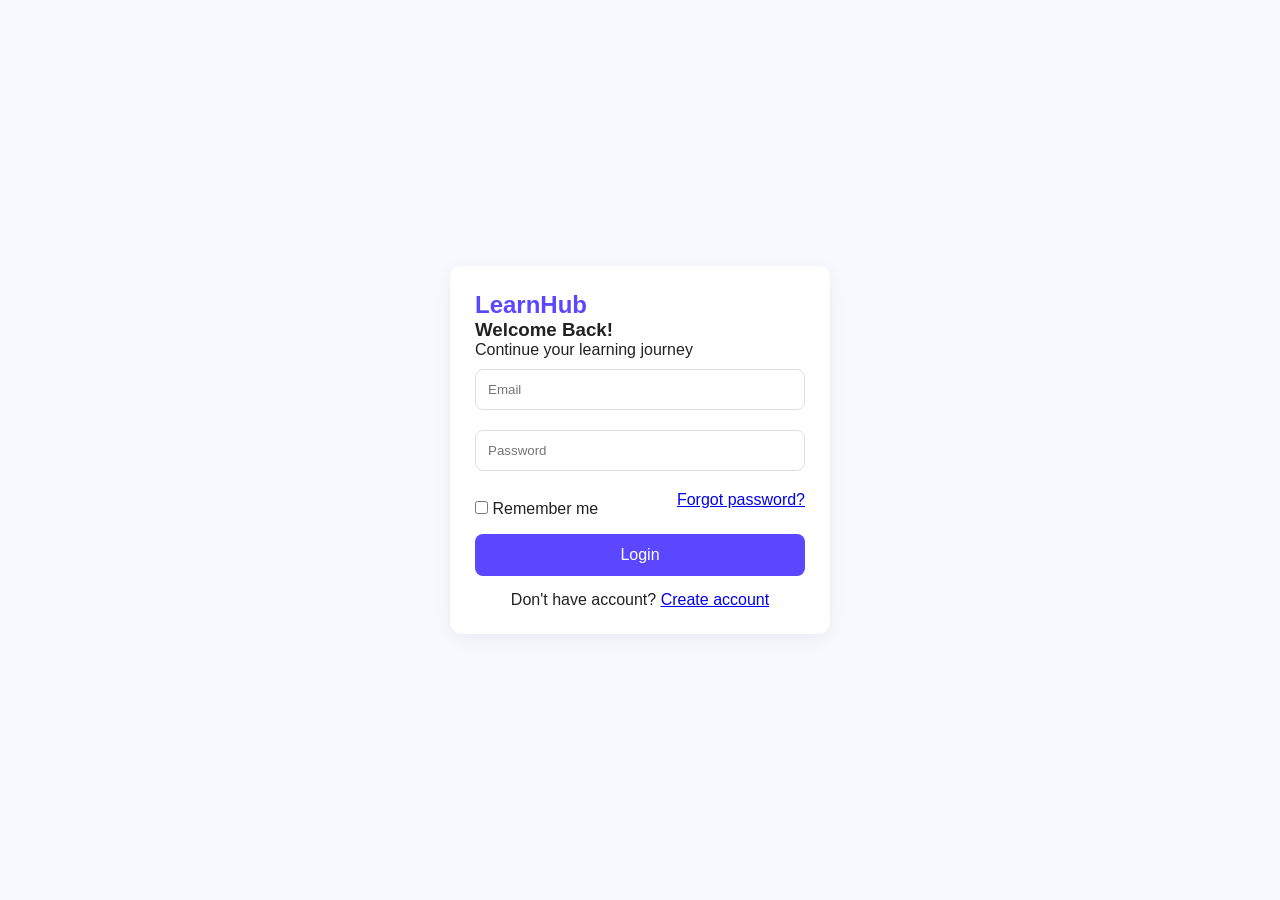
<file: index.html>
<!DOCTYPE html>
<html>
<head><link rel="stylesheet" href="style.css">
    <title>Login - LearnHub</title></head>
<body>
  <div class="login-container">
    <div class="card login-box">
      <h2 class="logo">LearnHub</h2>
      <h3>Welcome Back!</h3>
      <p>Continue your learning journey</p>
      <input type="email" placeholder="Email">
      <input type="password" placeholder="Password">
      <div style="display:flex; justify-content:space-between; margin:10px 0;">
        <label><input type="checkbox" style="width:auto;"> Remember me</label>
        <a href="#">Forgot password?</a>
      </div>
      <a href="home.html" class="btn" style="width:100%; text-align:center;">Login</a>
      <p style="margin-top:15px; text-align:center;">Don't have account? <a href="#">Create account</a></p>
    </div>
  </div>
</body>
</html>
</file>
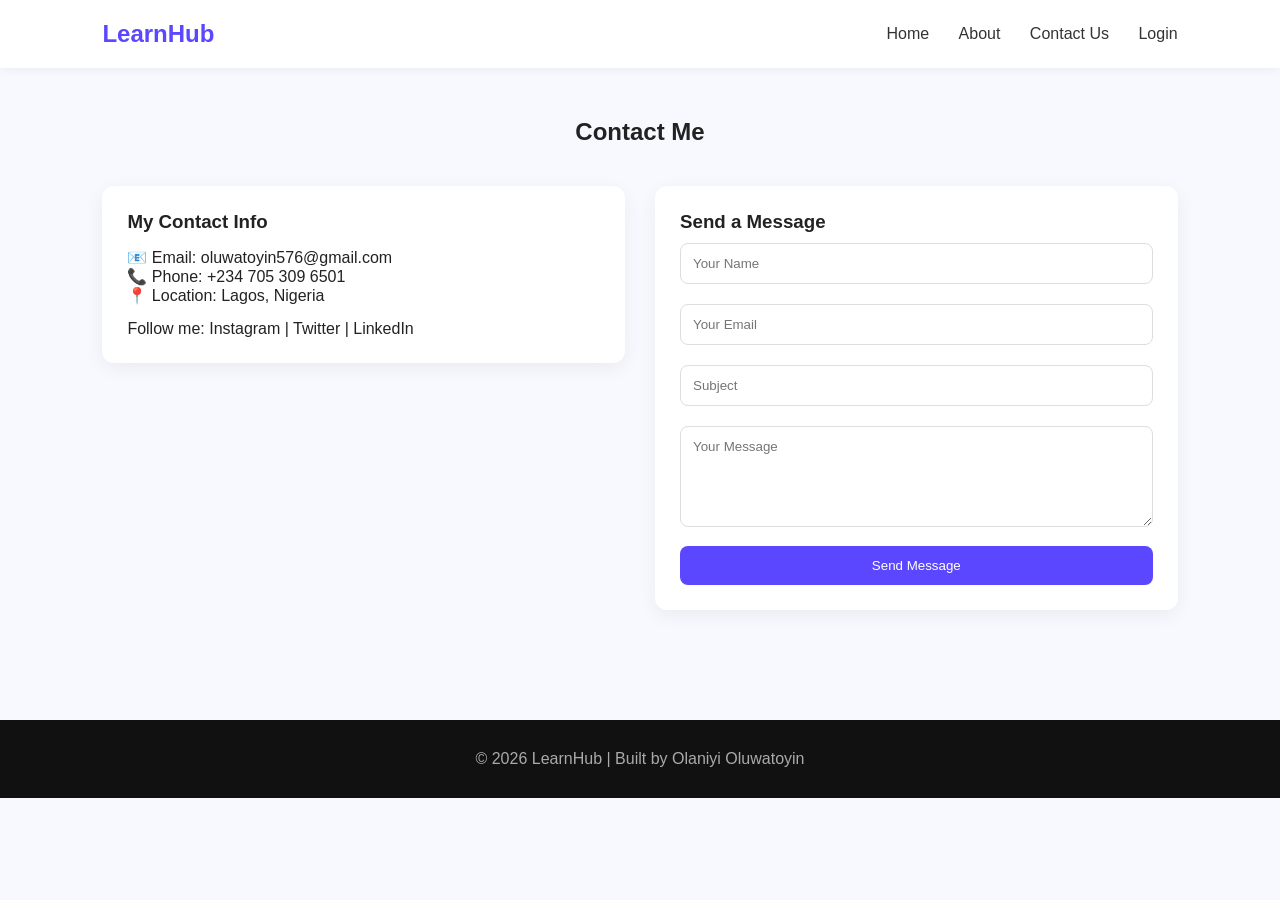
<file: contact.html>
<!DOCTYPE html>
<html>
<head>
    <title>Contact Me</title>
    <link rel="stylesheet" href="style.css">
</head>
<body>

<header>
    <div class="logo">LearnHub</div>
    <nav>
        <a href="home.html">Home</a>
        <a href="about.html">About</a>
        <a href="contact.html">Contact Us</a>
        <a href="index.html">Login</a>
    </nav>
</header>

<section style="padding: 50px 8%;">
    <h1 style="text-align:center;">Contact Me</h1>
    
    <div style="display:flex; gap:30px; margin-top:40px; flex-wrap:wrap;">
        
        <!-- Left side: Your info -->
        <div style="flex:1;">
            <div class="card">
                <h3>My Contact Info</h3>
                <p style="margin-top:15px;">📧 Email: oluwatoyin576@gmail.com</p>
                <p>📞 Phone: +234 705 309 6501</p>
                <p>📍 Location: Lagos, Nigeria</p>
                <p style="margin-top:15px;">Follow me: Instagram | Twitter | LinkedIn</p>
            </div>
        </div>

        <!-- Right side: The Form - This is required -->
        <div style="flex:1;">
            <div class="card">
                <h3>Send a Message</h3>
                <input type="text" placeholder="Your Name">
                <input type="email" placeholder="Your Email">
                <input type="text" placeholder="Subject">
                <textarea placeholder="Your Message" rows="5" style="width:100%; padding:12px; border-radius:8px; border:1px solid #ddd; margin-top:10px;"></textarea>
                <button class="btn" style="width:100%; margin-top:15px;">Send Message</button>
            </div>
        </div>

    </div>
</section>

<footer>
    <p>© 2026 LearnHub | Built by Olaniyi Oluwatoyin</p>
</footer>

</body>
</html>
</file>
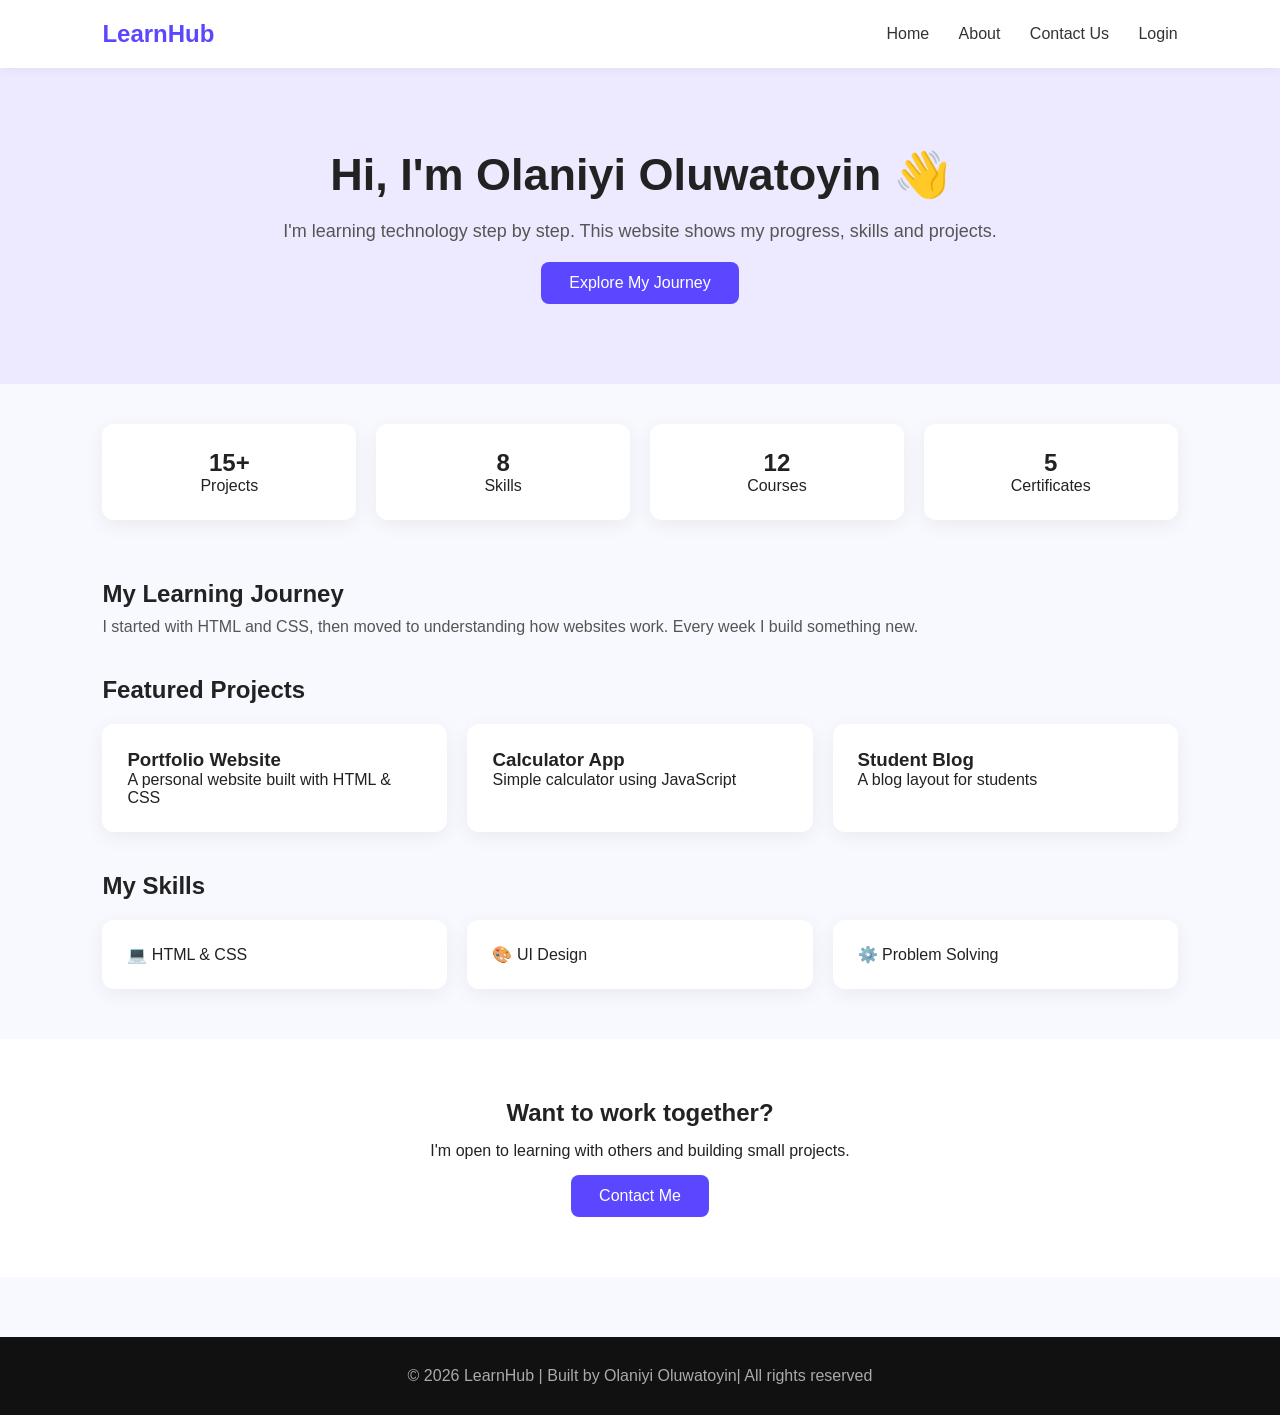
<file: home.html>
<!DOCTYPE html>
<html lang="en">
<head>
    <meta charset="UTF-8">
    <meta name="viewport" content="width=device-width, initial-scale=1.0">
    <title>Home - My Learning Journey</title>
    <link rel="stylesheet" href="style.css">
</head>
<body>

    <!-- BLOCK 1: HEADER / NAVIGATION BAR - Must be same on Home, About, Contact -->
    <header>
        <div class="logo">LearnHub</div>
        <nav>
            <a href="home.html">Home</a>
            <a href="about.html">About</a>
            <a href="contact.html">Contact Us</a>
            <a href="index.html">Login</a>
        </nav>
    </header>

    <!-- BLOCK 2: HERO / WELCOME SECTION -->
    <section style="padding: 80px 8%; text-align: center; background: #edeaff;">
        <h1 style="font-size: 45px;">Hi, I'm Olaniyi Oluwatoyin 👋</h1>
        <p style="margin: 20px 0; font-size: 18px; color: #555;">I'm learning technology step by step. This website shows my progress, skills and projects.</p>
        <a href="about.html" class="btn">Explore My Journey</a>
    </section>

    <!-- BLOCK 3: STATISTICS / NUMBERS - Use your own numbers -->
    <section style="display: flex; gap: 20px; padding: 40px 8%; flex-wrap: wrap;">
        <div class="card" style="flex:1; text-align:center;"><h2>15+</h2><p>Projects</p></div>
        <div class="card" style="flex:1; text-align:center;"><h2>8</h2><p>Skills</p></div>
        <div class="card" style="flex:1; text-align:center;"><h2>12</h2><p>Courses</p></div>
        <div class="card" style="flex:1; text-align:center;"><h2>5</h2><p>Certificates</p></div>
    </section>

    <!-- BLOCK 4: LEARNING JOURNEY SECTION -->
    <section style="padding: 20px 8%;">
        <h2>My Learning Journey</h2>
        <p style="margin-top:10px; color:#555;">I started with HTML and CSS, then moved to understanding how websites work. Every week I build something new.</p>
    </section>

    <!-- BLOCK 5: FEATURED PROJECTS -->
    <section style="padding: 20px 8%;">
        <h2>Featured Projects</h2>
        <div style="display:flex; gap:20px; margin-top:20px; flex-wrap:wrap;">
            <div class="card" style="flex:1;"><h3>Portfolio Website</h3><p>A personal website built with HTML & CSS</p></div>
            <div class="card" style="flex:1;"><h3>Calculator App</h3><p>Simple calculator using JavaScript</p></div>
            <div class="card" style="flex:1;"><h3>Student Blog</h3><p>A blog layout for students</p></div>
        </div>
    </section>

    <!-- BLOCK 6: LEARNING / SKILL CARDS -->
    <section style="padding: 20px 8%;">
        <h2>My Skills</h2>
        <div style="display:flex; gap:20px; margin-top:20px; flex-wrap:wrap;">
            <div class="card" style="flex:1;">💻 HTML & CSS</div>
            <div class="card" style="flex:1;">🎨 UI Design</div>
            <div class="card" style="flex:1;">⚙️ Problem Solving</div>
        </div>
    </section>

    <!-- BLOCK 7: CALL-TO-ACTION + FOOTER -->
    <section style="padding: 60px 8%; text-align:center; background:white; margin-top:30px;">
        <h2>Want to work together?</h2>
        <p style="margin:15px 0;">I'm open to learning with others and building small projects.</p>
        <a href="contact.html" class="btn">Contact Me</a>
    </section>

    <footer>
        <p>© 2026 LearnHub | Built by Olaniyi Oluwatoyin| All rights reserved</p>
    </footer>

</body>
</html>
</file>
<file: style.css>
* { margin: 0; padding: 0; box-sizing: border-box; font-family: 'Poppins', sans-serif; }
body { background: #f8f9ff; color: #222; }

header { 
  display: flex; justify-content: space-between; align-items: center;
  padding: 20px 8%; background: white; box-shadow: 0 2px 10px rgba(0,0,0,0.05);
  position: sticky; top: 0; z-index: 100;
}
.logo { font-weight: 700; font-size: 24px; color: #5a47ff; }
nav a { margin-left: 25px; text-decoration: none; color: #333; font-weight: 500; }
nav a:hover { color: #5a47ff; }

.btn { background: #5a47ff; color: white; padding: 12px 28px; border: none; border-radius: 8px; cursor: pointer; text-decoration: none; display: inline-block; }
.btn:hover { background: #4335c5; transform: translateY(-2px); transition: 0.3s; }

.card { background: white; padding: 25px; border-radius: 12px; box-shadow: 0 5px 20px rgba(0,0,0,0.06); }
.card:hover { transform: translateY(-5px); transition: 0.3s; }

footer { background: #111; color: #aaa; text-align: center; padding: 30px; margin-top: 60px; }

/* Login page specific */
.login-container { display: flex; min-height: 100vh; justify-content: center; align-items: center; }
.login-box { width: 380px; }
input { width: 100%; padding: 12px; margin: 10px 0; border: 1px solid #ddd; border-radius: 8px; }
</file>
